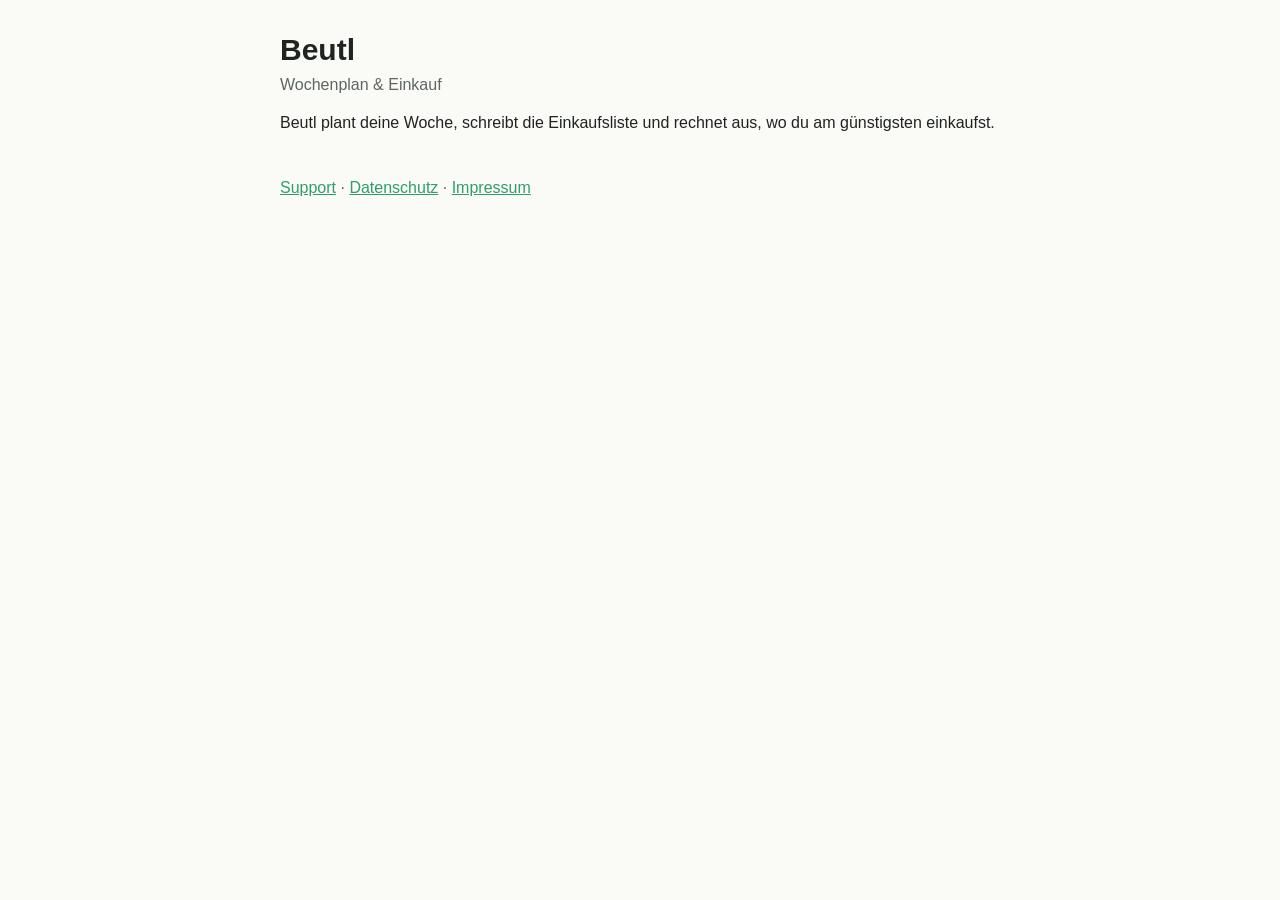
<file: index.html>
<!doctype html>
<html lang="de">
<head>
<meta charset="utf-8">
<meta name="viewport" content="width=device-width, initial-scale=1">
<title>Beutl</title>
<link rel="stylesheet" href="style.css">
</head>
<body>
<main>
<h1>Beutl</h1>
<p class="muted">Wochenplan &amp; Einkauf</p>
<p>Beutl plant deine Woche, schreibt die Einkaufsliste und rechnet aus, wo du am günstigsten einkaufst.</p>
<p class="links"><a href="support.html">Support</a> · <a href="datenschutz.html">Datenschutz</a> · <a href="impressum.html">Impressum</a></p>
</main>
</body>
</html>
</file>
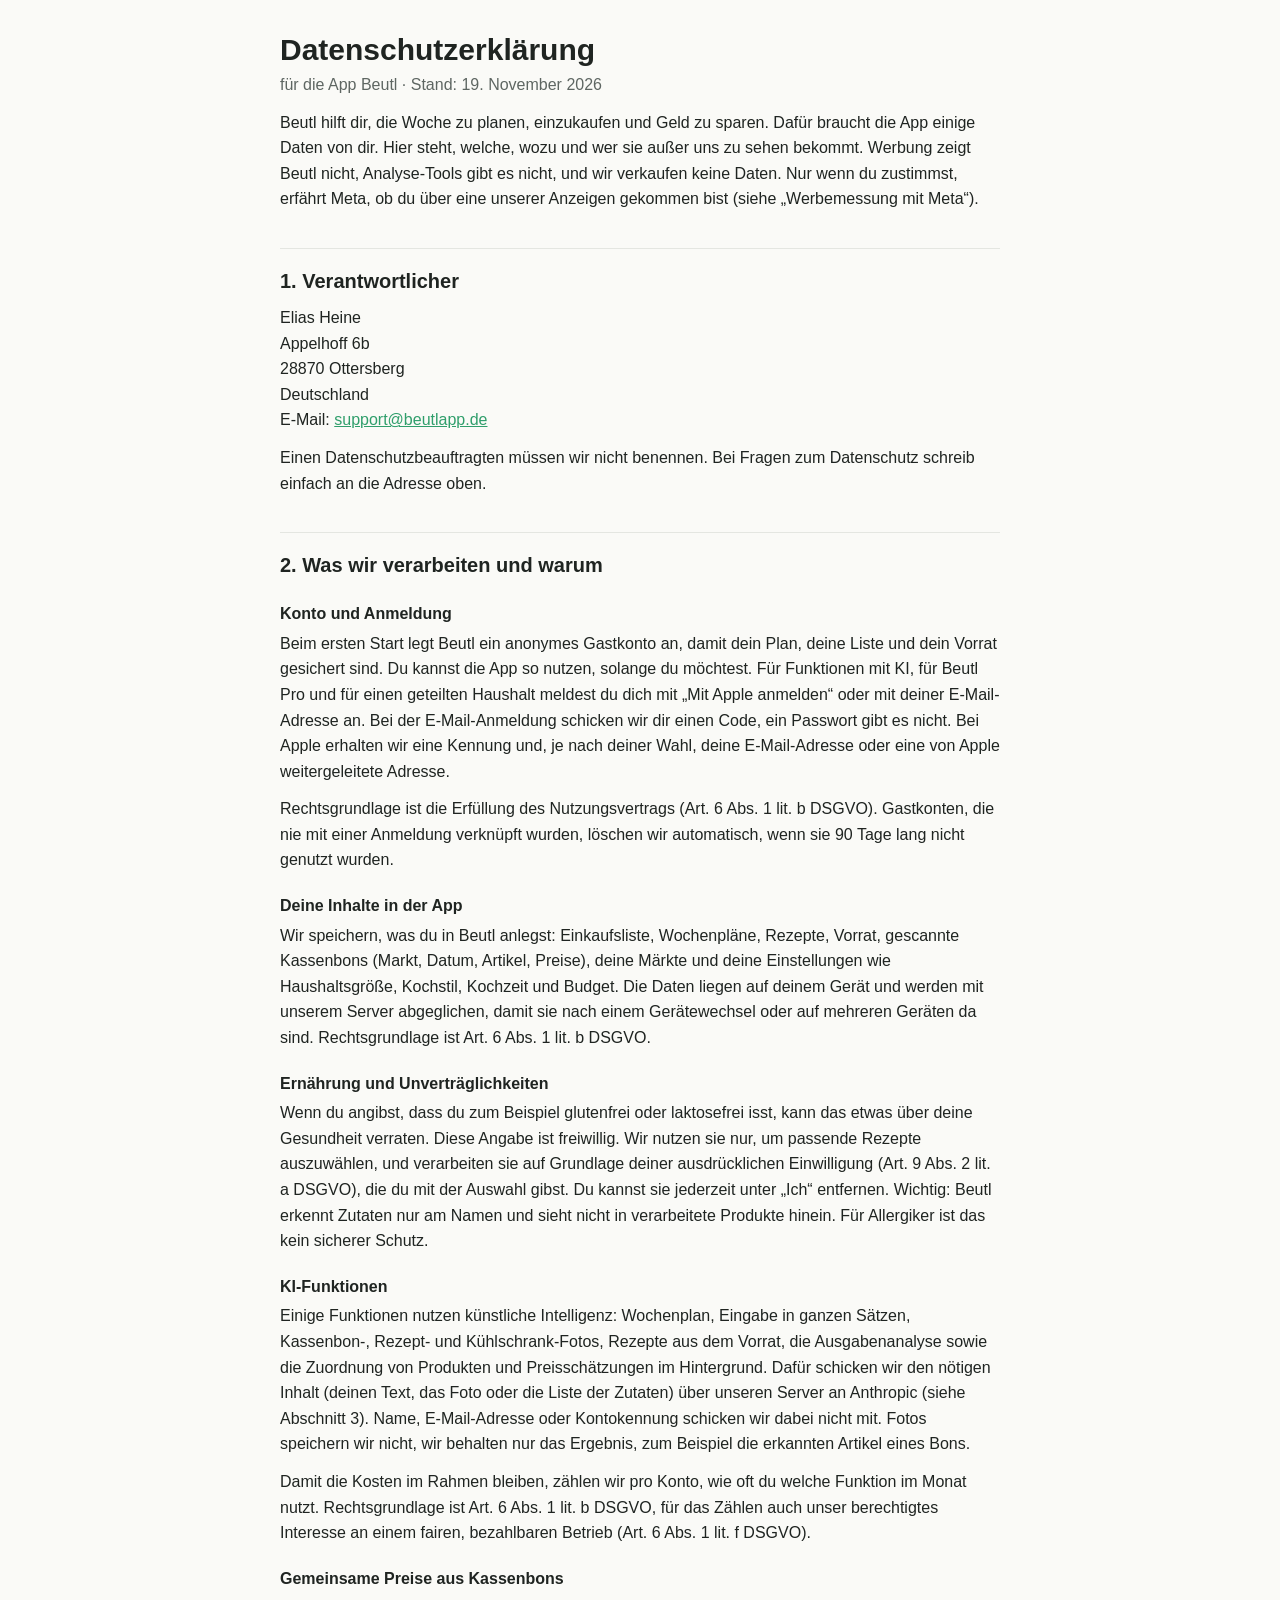
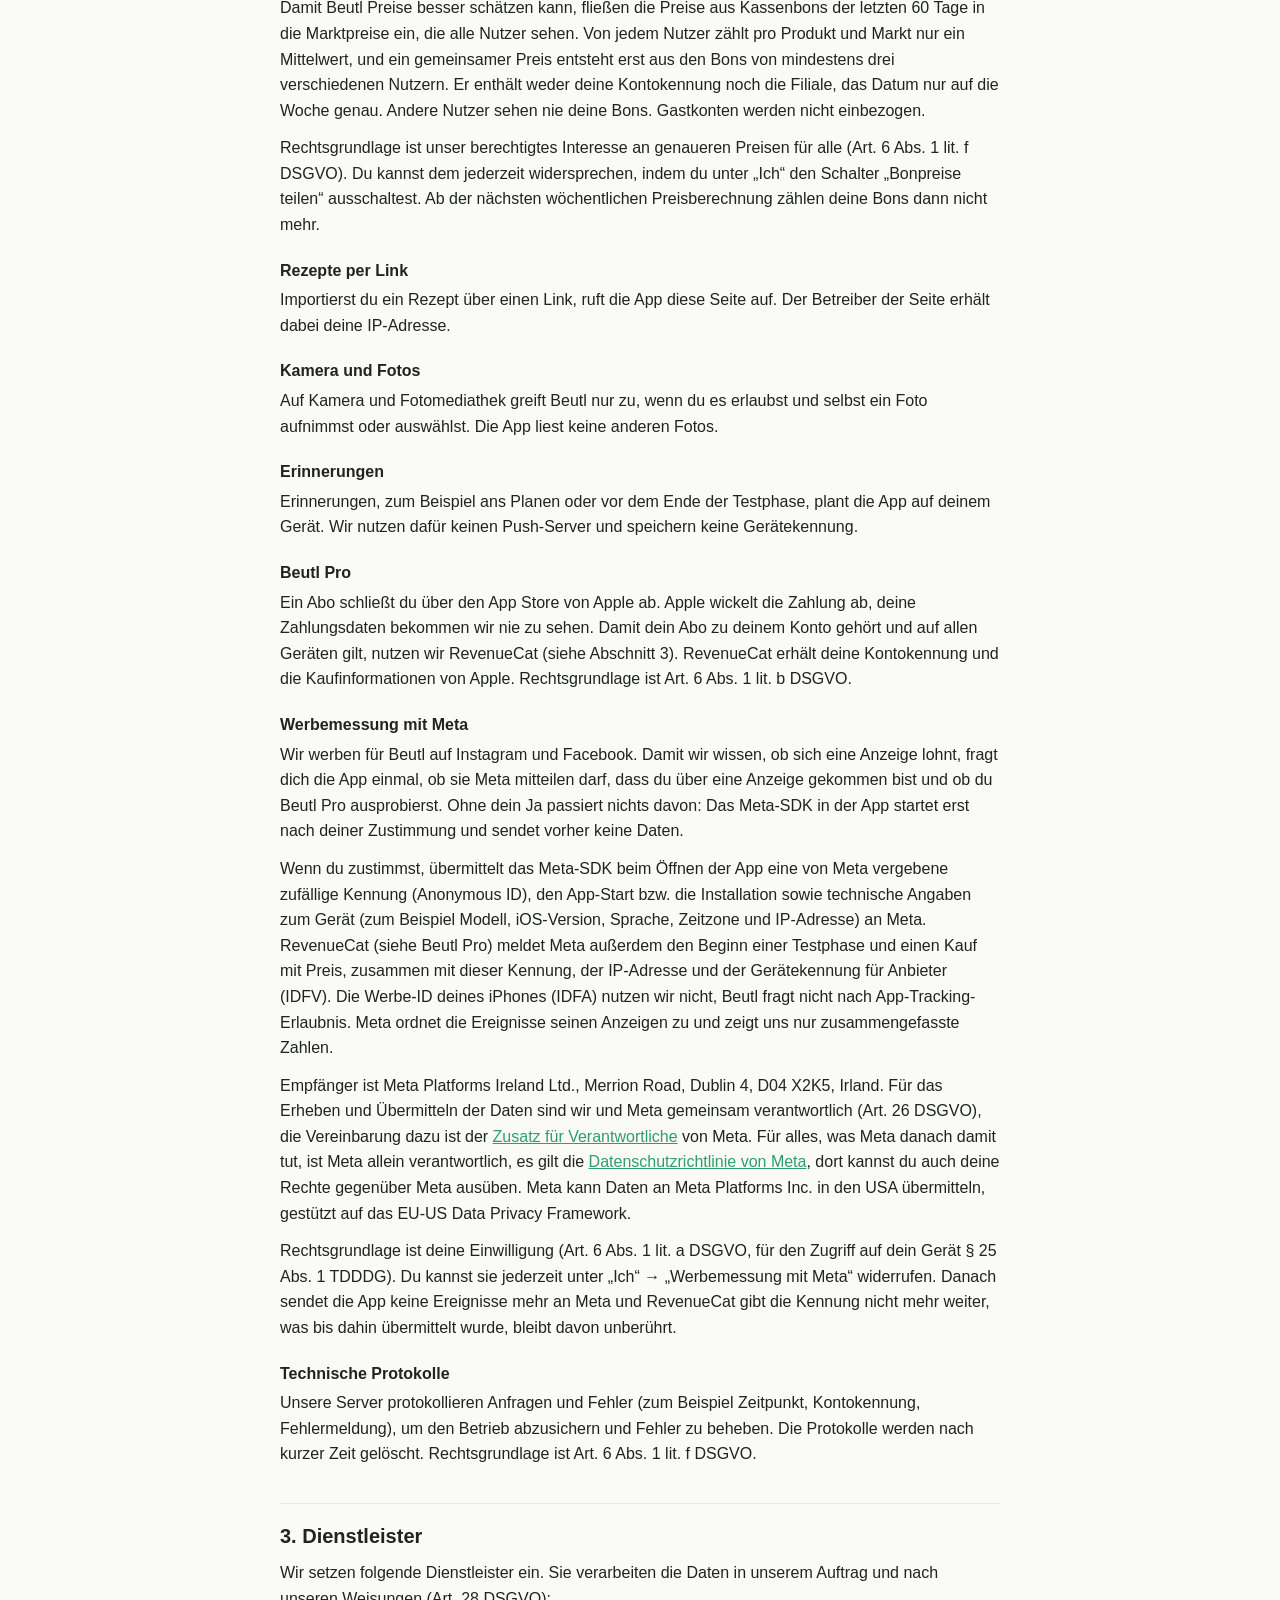
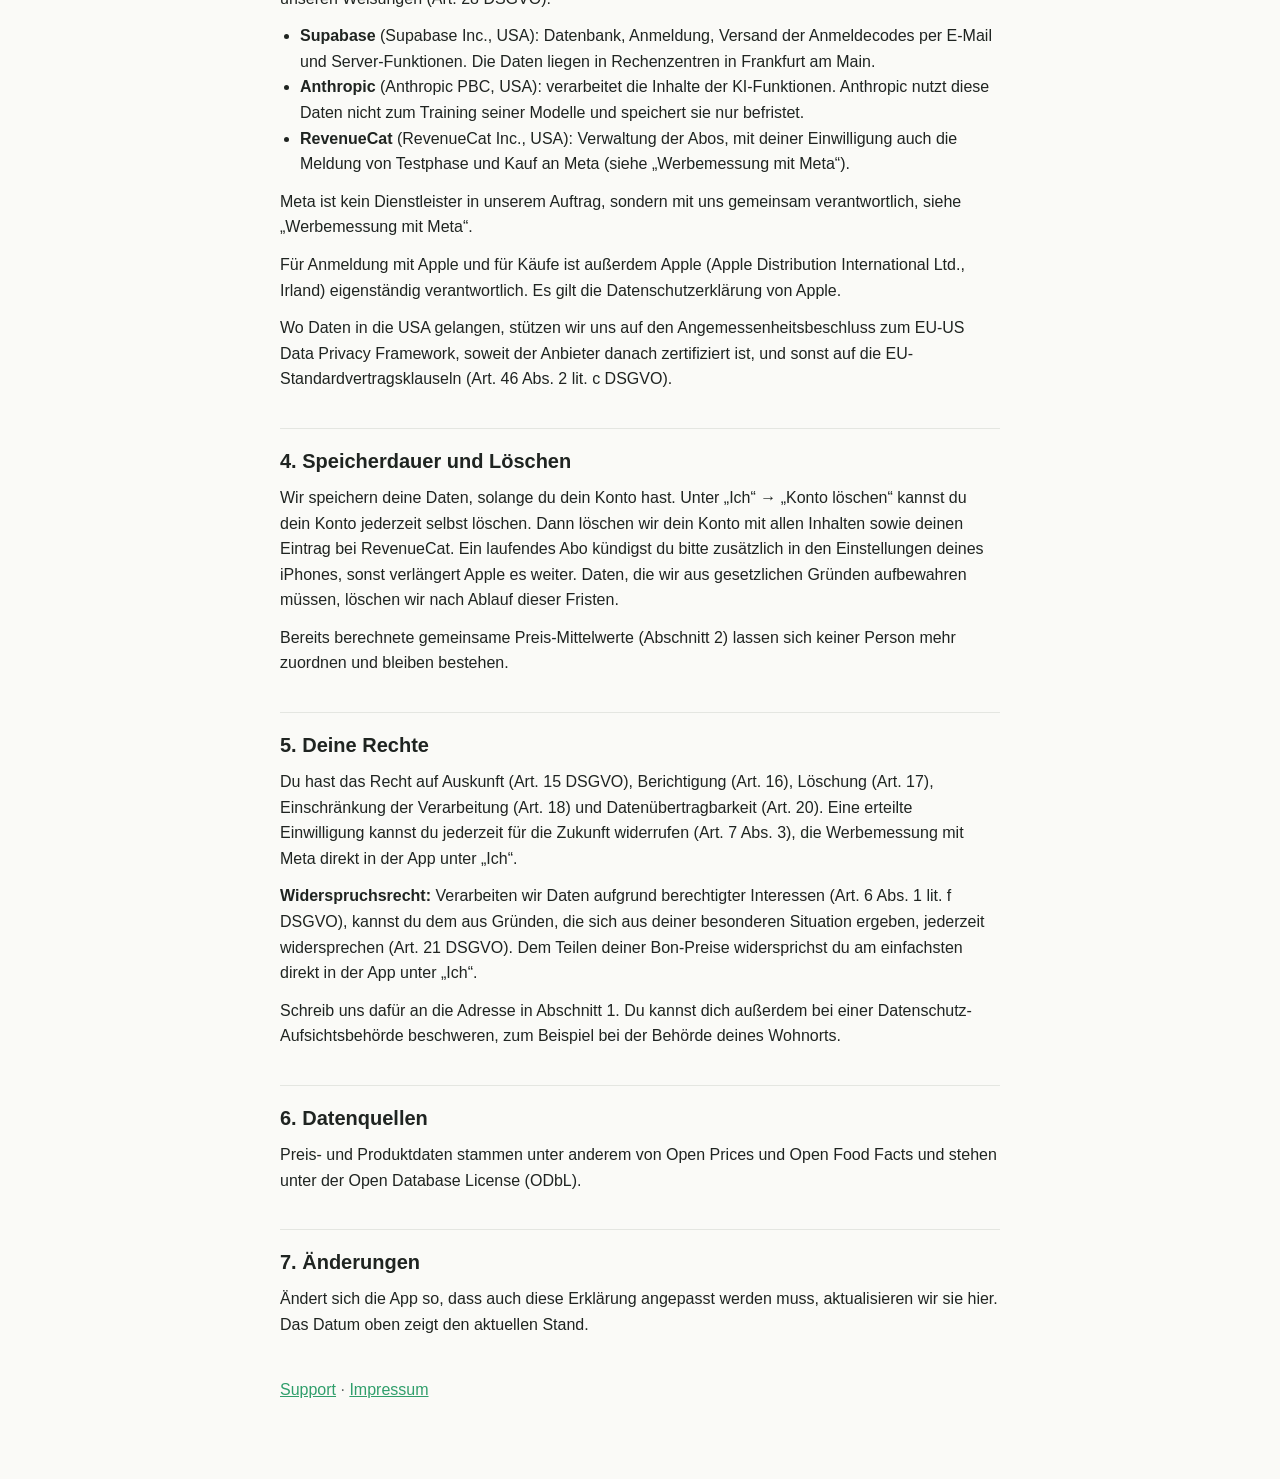
<file: datenschutz.html>
<!doctype html>
<html lang="de">
<head>
<meta charset="utf-8">
<meta name="viewport" content="width=device-width, initial-scale=1">
<title>Datenschutz – Beutl</title>
<link rel="stylesheet" href="style.css">
</head>
<body>
<main>
<h1>Datenschutzerklärung</h1>
<p class="muted">für die App Beutl · Stand: 19. November 2026</p>

<p>Beutl hilft dir, die Woche zu planen, einzukaufen und Geld zu sparen. Dafür braucht die App einige Daten von dir. Hier steht, welche, wozu und wer sie außer uns zu sehen bekommt. Werbung zeigt Beutl nicht, Analyse-Tools gibt es nicht, und wir verkaufen keine Daten. Nur wenn du zustimmst, erfährt Meta, ob du über eine unserer Anzeigen gekommen bist (siehe „Werbemessung mit Meta“).</p>

<h2>1. Verantwortlicher</h2>
<p>Elias Heine<br>Appelhoff 6b<br>28870 Ottersberg<br>Deutschland<br>E-Mail: <a href="mailto:support@beutlapp.de">support@beutlapp.de</a></p>
<p>Einen Datenschutzbeauftragten müssen wir nicht benennen. Bei Fragen zum Datenschutz schreib einfach an die Adresse oben.</p>

<h2>2. Was wir verarbeiten und warum</h2>

<h3>Konto und Anmeldung</h3>
<p>Beim ersten Start legt Beutl ein anonymes Gastkonto an, damit dein Plan, deine Liste und dein Vorrat gesichert sind. Du kannst die App so nutzen, solange du möchtest. Für Funktionen mit KI, für Beutl Pro und für einen geteilten Haushalt meldest du dich mit „Mit Apple anmelden“ oder mit deiner E-Mail-Adresse an. Bei der E-Mail-Anmeldung schicken wir dir einen Code, ein Passwort gibt es nicht. Bei Apple erhalten wir eine Kennung und, je nach deiner Wahl, deine E-Mail-Adresse oder eine von Apple weitergeleitete Adresse.</p>
<p>Rechtsgrundlage ist die Erfüllung des Nutzungsvertrags (Art. 6 Abs. 1 lit. b DSGVO). Gastkonten, die nie mit einer Anmeldung verknüpft wurden, löschen wir automatisch, wenn sie 90 Tage lang nicht genutzt wurden.</p>

<h3>Deine Inhalte in der App</h3>
<p>Wir speichern, was du in Beutl anlegst: Einkaufsliste, Wochenpläne, Rezepte, Vorrat, gescannte Kassenbons (Markt, Datum, Artikel, Preise), deine Märkte und deine Einstellungen wie Haushaltsgröße, Kochstil, Kochzeit und Budget. Die Daten liegen auf deinem Gerät und werden mit unserem Server abgeglichen, damit sie nach einem Gerätewechsel oder auf mehreren Geräten da sind. Rechtsgrundlage ist Art. 6 Abs. 1 lit. b DSGVO.</p>

<h3>Ernährung und Unverträglichkeiten</h3>
<p>Wenn du angibst, dass du zum Beispiel glutenfrei oder laktosefrei isst, kann das etwas über deine Gesundheit verraten. Diese Angabe ist freiwillig. Wir nutzen sie nur, um passende Rezepte auszuwählen, und verarbeiten sie auf Grundlage deiner ausdrücklichen Einwilligung (Art. 9 Abs. 2 lit. a DSGVO), die du mit der Auswahl gibst. Du kannst sie jederzeit unter „Ich“ entfernen. Wichtig: Beutl erkennt Zutaten nur am Namen und sieht nicht in verarbeitete Produkte hinein. Für Allergiker ist das kein sicherer Schutz.</p>

<h3>KI-Funktionen</h3>
<p>Einige Funktionen nutzen künstliche Intelligenz: Wochenplan, Eingabe in ganzen Sätzen, Kassenbon-, Rezept- und Kühlschrank-Fotos, Rezepte aus dem Vorrat, die Ausgabenanalyse sowie die Zuordnung von Produkten und Preisschätzungen im Hintergrund. Dafür schicken wir den nötigen Inhalt (deinen Text, das Foto oder die Liste der Zutaten) über unseren Server an Anthropic (siehe Abschnitt 3). Name, E-Mail-Adresse oder Kontokennung schicken wir dabei nicht mit. Fotos speichern wir nicht, wir behalten nur das Ergebnis, zum Beispiel die erkannten Artikel eines Bons.</p>
<p>Damit die Kosten im Rahmen bleiben, zählen wir pro Konto, wie oft du welche Funktion im Monat nutzt. Rechtsgrundlage ist Art. 6 Abs. 1 lit. b DSGVO, für das Zählen auch unser berechtigtes Interesse an einem fairen, bezahlbaren Betrieb (Art. 6 Abs. 1 lit. f DSGVO).</p>

<h3>Gemeinsame Preise aus Kassenbons</h3>
<p>Damit Beutl Preise besser schätzen kann, fließen die Preise aus Kassenbons der letzten 60 Tage in die Marktpreise ein, die alle Nutzer sehen. Von jedem Nutzer zählt pro Produkt und Markt nur ein Mittelwert, und ein gemeinsamer Preis entsteht erst aus den Bons von mindestens drei verschiedenen Nutzern. Er enthält weder deine Kontokennung noch die Filiale, das Datum nur auf die Woche genau. Andere Nutzer sehen nie deine Bons. Gastkonten werden nicht einbezogen.</p>
<p>Rechtsgrundlage ist unser berechtigtes Interesse an genaueren Preisen für alle (Art. 6 Abs. 1 lit. f DSGVO). Du kannst dem jederzeit widersprechen, indem du unter „Ich“ den Schalter „Bonpreise teilen“ ausschaltest. Ab der nächsten wöchentlichen Preisberechnung zählen deine Bons dann nicht mehr.</p>

<h3>Rezepte per Link</h3>
<p>Importierst du ein Rezept über einen Link, ruft die App diese Seite auf. Der Betreiber der Seite erhält dabei deine IP-Adresse.</p>

<h3>Kamera und Fotos</h3>
<p>Auf Kamera und Fotomediathek greift Beutl nur zu, wenn du es erlaubst und selbst ein Foto aufnimmst oder auswählst. Die App liest keine anderen Fotos.</p>

<h3>Erinnerungen</h3>
<p>Erinnerungen, zum Beispiel ans Planen oder vor dem Ende der Testphase, plant die App auf deinem Gerät. Wir nutzen dafür keinen Push-Server und speichern keine Gerätekennung.</p>

<h3>Beutl Pro</h3>
<p>Ein Abo schließt du über den App Store von Apple ab. Apple wickelt die Zahlung ab, deine Zahlungsdaten bekommen wir nie zu sehen. Damit dein Abo zu deinem Konto gehört und auf allen Geräten gilt, nutzen wir RevenueCat (siehe Abschnitt 3). RevenueCat erhält deine Kontokennung und die Kaufinformationen von Apple. Rechtsgrundlage ist Art. 6 Abs. 1 lit. b DSGVO.</p>

<h3>Werbemessung mit Meta</h3>
<p>Wir werben für Beutl auf Instagram und Facebook. Damit wir wissen, ob sich eine Anzeige lohnt, fragt dich die App einmal, ob sie Meta mitteilen darf, dass du über eine Anzeige gekommen bist und ob du Beutl Pro ausprobierst. Ohne dein Ja passiert nichts davon: Das Meta-SDK in der App startet erst nach deiner Zustimmung und sendet vorher keine Daten.</p>
<p>Wenn du zustimmst, übermittelt das Meta-SDK beim Öffnen der App eine von Meta vergebene zufällige Kennung (Anonymous ID), den App-Start bzw. die Installation sowie technische Angaben zum Gerät (zum Beispiel Modell, iOS-Version, Sprache, Zeitzone und IP-Adresse) an Meta. RevenueCat (siehe Beutl Pro) meldet Meta außerdem den Beginn einer Testphase und einen Kauf mit Preis, zusammen mit dieser Kennung, der IP-Adresse und der Gerätekennung für Anbieter (IDFV). Die Werbe-ID deines iPhones (IDFA) nutzen wir nicht, Beutl fragt nicht nach App-Tracking-Erlaubnis. Meta ordnet die Ereignisse seinen Anzeigen zu und zeigt uns nur zusammengefasste Zahlen.</p>
<p>Empfänger ist Meta Platforms Ireland Ltd., Merrion Road, Dublin 4, D04 X2K5, Irland. Für das Erheben und Übermitteln der Daten sind wir und Meta gemeinsam verantwortlich (Art. 26 DSGVO), die Vereinbarung dazu ist der <a href="https://www.facebook.com/legal/controller_addendum">Zusatz für Verantwortliche</a> von Meta. Für alles, was Meta danach damit tut, ist Meta allein verantwortlich, es gilt die <a href="https://www.facebook.com/privacy/policy/">Datenschutzrichtlinie von Meta</a>, dort kannst du auch deine Rechte gegenüber Meta ausüben. Meta kann Daten an Meta Platforms Inc. in den USA übermitteln, gestützt auf das EU-US Data Privacy Framework.</p>
<p>Rechtsgrundlage ist deine Einwilligung (Art. 6 Abs. 1 lit. a DSGVO, für den Zugriff auf dein Gerät § 25 Abs. 1 TDDDG). Du kannst sie jederzeit unter „Ich“ → „Werbemessung mit Meta“ widerrufen. Danach sendet die App keine Ereignisse mehr an Meta und RevenueCat gibt die Kennung nicht mehr weiter, was bis dahin übermittelt wurde, bleibt davon unberührt.</p>

<h3>Technische Protokolle</h3>
<p>Unsere Server protokollieren Anfragen und Fehler (zum Beispiel Zeitpunkt, Kontokennung, Fehlermeldung), um den Betrieb abzusichern und Fehler zu beheben. Die Protokolle werden nach kurzer Zeit gelöscht. Rechtsgrundlage ist Art. 6 Abs. 1 lit. f DSGVO.</p>

<h2>3. Dienstleister</h2>
<p>Wir setzen folgende Dienstleister ein. Sie verarbeiten die Daten in unserem Auftrag und nach unseren Weisungen (Art. 28 DSGVO):</p>
<ul>
  <li><strong>Supabase</strong> (Supabase Inc., USA): Datenbank, Anmeldung, Versand der Anmeldecodes per E-Mail und Server-Funktionen. Die Daten liegen in Rechenzentren in Frankfurt am Main.</li>
  <li><strong>Anthropic</strong> (Anthropic PBC, USA): verarbeitet die Inhalte der KI-Funktionen. Anthropic nutzt diese Daten nicht zum Training seiner Modelle und speichert sie nur befristet.</li>
  <li><strong>RevenueCat</strong> (RevenueCat Inc., USA): Verwaltung der Abos, mit deiner Einwilligung auch die Meldung von Testphase und Kauf an Meta (siehe „Werbemessung mit Meta“).</li>
</ul>
<p>Meta ist kein Dienstleister in unserem Auftrag, sondern mit uns gemeinsam verantwortlich, siehe „Werbemessung mit Meta“.</p>
<p>Für Anmeldung mit Apple und für Käufe ist außerdem Apple (Apple Distribution International Ltd., Irland) eigenständig verantwortlich. Es gilt die Datenschutzerklärung von Apple.</p>
<p>Wo Daten in die USA gelangen, stützen wir uns auf den Angemessenheitsbeschluss zum EU-US Data Privacy Framework, soweit der Anbieter danach zertifiziert ist, und sonst auf die EU-Standardvertragsklauseln (Art. 46 Abs. 2 lit. c DSGVO).</p>

<h2>4. Speicherdauer und Löschen</h2>
<p>Wir speichern deine Daten, solange du dein Konto hast. Unter „Ich“ → „Konto löschen“ kannst du dein Konto jederzeit selbst löschen. Dann löschen wir dein Konto mit allen Inhalten sowie deinen Eintrag bei RevenueCat. Ein laufendes Abo kündigst du bitte zusätzlich in den Einstellungen deines iPhones, sonst verlängert Apple es weiter. Daten, die wir aus gesetzlichen Gründen aufbewahren müssen, löschen wir nach Ablauf dieser Fristen.</p>
<p>Bereits berechnete gemeinsame Preis-Mittelwerte (Abschnitt 2) lassen sich keiner Person mehr zuordnen und bleiben bestehen.</p>

<h2>5. Deine Rechte</h2>
<p>Du hast das Recht auf Auskunft (Art. 15 DSGVO), Berichtigung (Art. 16), Löschung (Art. 17), Einschränkung der Verarbeitung (Art. 18) und Datenübertragbarkeit (Art. 20). Eine erteilte Einwilligung kannst du jederzeit für die Zukunft widerrufen (Art. 7 Abs. 3), die Werbemessung mit Meta direkt in der App unter „Ich“.</p>
<p><strong>Widerspruchsrecht:</strong> Verarbeiten wir Daten aufgrund berechtigter Interessen (Art. 6 Abs. 1 lit. f DSGVO), kannst du dem aus Gründen, die sich aus deiner besonderen Situation ergeben, jederzeit widersprechen (Art. 21 DSGVO). Dem Teilen deiner Bon-Preise widersprichst du am einfachsten direkt in der App unter „Ich“.</p>
<p>Schreib uns dafür an die Adresse in Abschnitt 1. Du kannst dich außerdem bei einer Datenschutz-Aufsichtsbehörde beschweren, zum Beispiel bei der Behörde deines Wohnorts.</p>

<h2>6. Datenquellen</h2>
<p>Preis- und Produktdaten stammen unter anderem von Open Prices und Open Food Facts und stehen unter der Open Database License (ODbL).</p>

<h2>7. Änderungen</h2>
<p>Ändert sich die App so, dass auch diese Erklärung angepasst werden muss, aktualisieren wir sie hier. Das Datum oben zeigt den aktuellen Stand.</p>

<p class="links"><a href="support.html">Support</a> · <a href="impressum.html">Impressum</a></p>
</main>
</body>
</html>
</file>
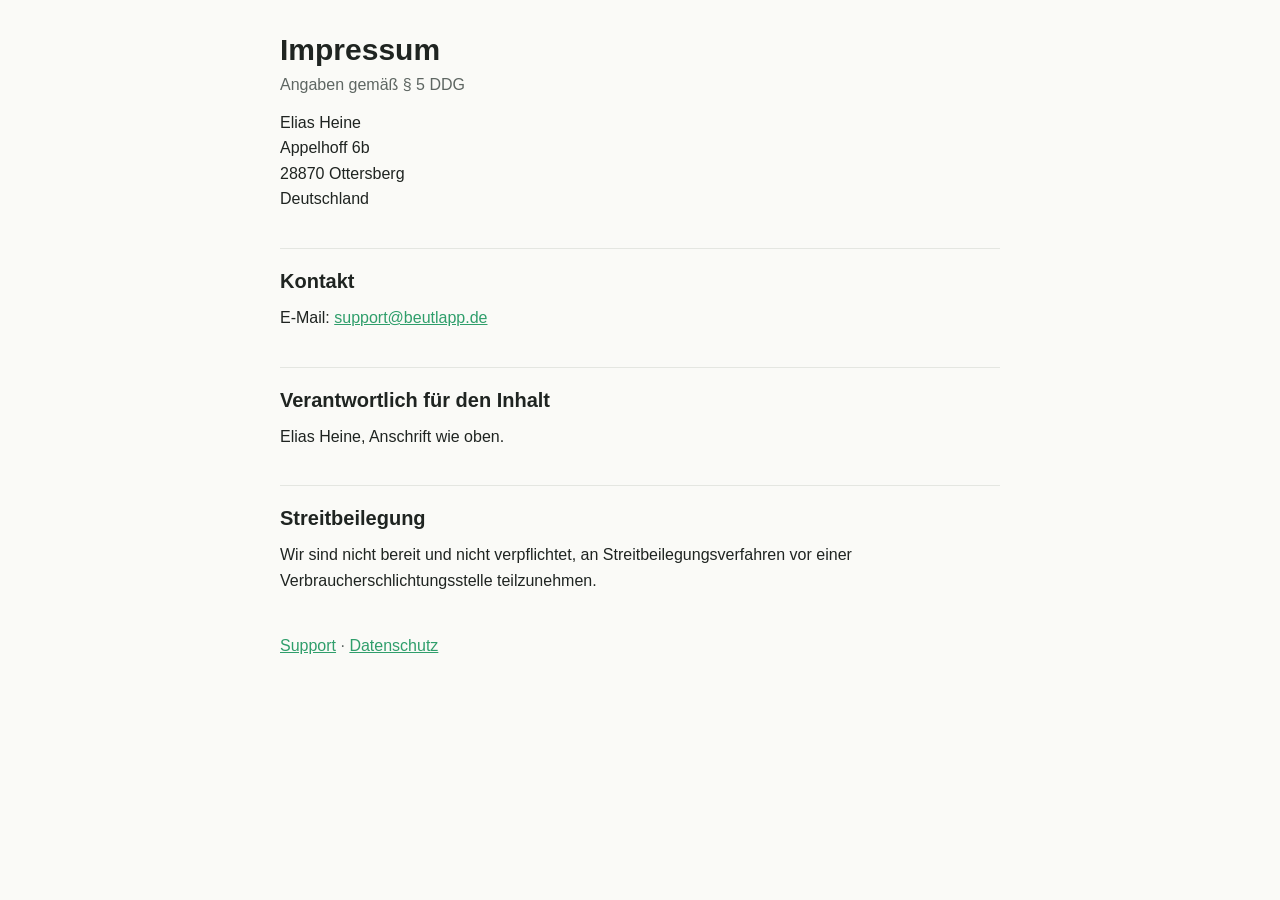
<file: impressum.html>
<!doctype html>
<html lang="de">
<head>
<meta charset="utf-8">
<meta name="viewport" content="width=device-width, initial-scale=1">
<title>Impressum – Beutl</title>
<link rel="stylesheet" href="style.css">
</head>
<body>
<main>
<h1>Impressum</h1>
<p class="muted">Angaben gemäß § 5 DDG</p>

<p>Elias Heine<br>Appelhoff 6b<br>28870 Ottersberg<br>Deutschland</p>

<h2>Kontakt</h2>
<p>E-Mail: <a href="mailto:support@beutlapp.de">support@beutlapp.de</a></p>

<h2>Verantwortlich für den Inhalt</h2>
<p>Elias Heine, Anschrift wie oben.</p>

<h2>Streitbeilegung</h2>
<p>Wir sind nicht bereit und nicht verpflichtet, an Streitbeilegungsverfahren vor einer Verbraucherschlichtungsstelle teilzunehmen.</p>

<p class="links"><a href="support.html">Support</a> · <a href="datenschutz.html">Datenschutz</a></p>
</main>
</body>
</html>
</file>
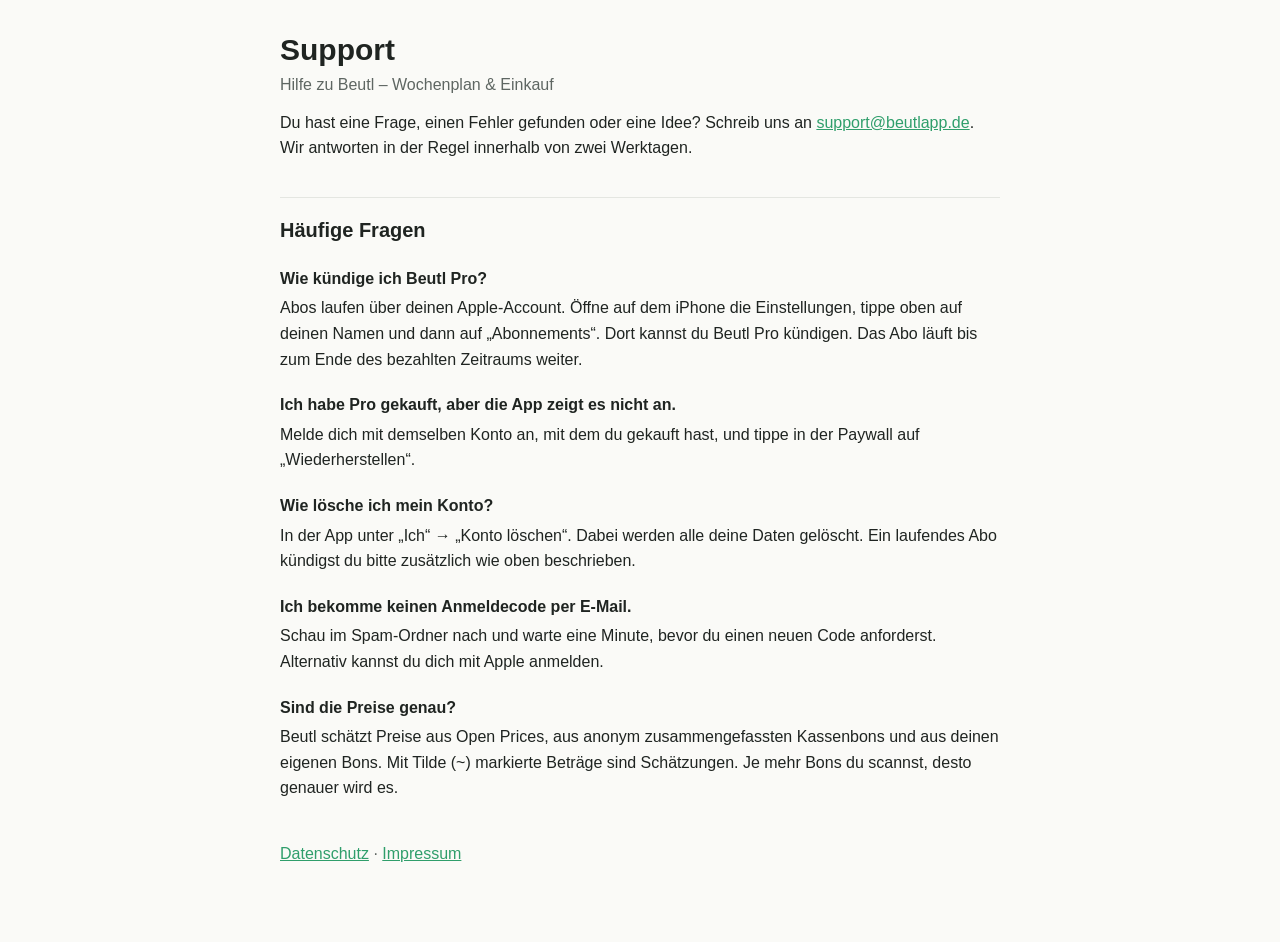
<file: support.html>
<!doctype html>
<html lang="de">
<head>
<meta charset="utf-8">
<meta name="viewport" content="width=device-width, initial-scale=1">
<title>Support – Beutl</title>
<link rel="stylesheet" href="style.css">
</head>
<body>
<main>
<h1>Support</h1>
<p class="muted">Hilfe zu Beutl – Wochenplan &amp; Einkauf</p>

<p>Du hast eine Frage, einen Fehler gefunden oder eine Idee? Schreib uns an <a href="mailto:support@beutlapp.de">support@beutlapp.de</a>. Wir antworten in der Regel innerhalb von zwei Werktagen.</p>

<h2>Häufige Fragen</h2>

<h3>Wie kündige ich Beutl Pro?</h3>
<p>Abos laufen über deinen Apple-Account. Öffne auf dem iPhone die Einstellungen, tippe oben auf deinen Namen und dann auf „Abonnements“. Dort kannst du Beutl Pro kündigen. Das Abo läuft bis zum Ende des bezahlten Zeitraums weiter.</p>

<h3>Ich habe Pro gekauft, aber die App zeigt es nicht an.</h3>
<p>Melde dich mit demselben Konto an, mit dem du gekauft hast, und tippe in der Paywall auf „Wiederherstellen“.</p>

<h3>Wie lösche ich mein Konto?</h3>
<p>In der App unter „Ich“ → „Konto löschen“. Dabei werden alle deine Daten gelöscht. Ein laufendes Abo kündigst du bitte zusätzlich wie oben beschrieben.</p>

<h3>Ich bekomme keinen Anmeldecode per E-Mail.</h3>
<p>Schau im Spam-Ordner nach und warte eine Minute, bevor du einen neuen Code anforderst. Alternativ kannst du dich mit Apple anmelden.</p>

<h3>Sind die Preise genau?</h3>
<p>Beutl schätzt Preise aus Open Prices, aus anonym zusammengefassten Kassenbons und aus deinen eigenen Bons. Mit Tilde (~) markierte Beträge sind Schätzungen. Je mehr Bons du scannst, desto genauer wird es.</p>

<p class="links"><a href="datenschutz.html">Datenschutz</a> · <a href="impressum.html">Impressum</a></p>
</main>
</body>
</html>
</file>
<file: style.css>
:root { --bg: #FAFAF7; --text: #1F2421; --muted: #5E6662; --accent: #2F9E6B; --line: #E4E6E1; }
@media (prefers-color-scheme: dark) { :root { --bg: #141716; --text: #ECEFEC; --muted: #A3ABA6; --accent: #4CC28C; --line: #2A2F2C; } }
body { margin: 0; background: var(--bg); color: var(--text); font: 16px/1.6 -apple-system, BlinkMacSystemFont, "Segoe UI", sans-serif; }
main { max-width: 720px; margin: 0 auto; padding: 32px 16px 64px; }
h1 { font-size: 30px; line-height: 1.2; margin: 0 0 4px; }
h2 { font-size: 20px; margin: 36px 0 8px; padding-top: 16px; border-top: 1px solid var(--line); }
h3 { font-size: 16px; margin: 20px 0 4px; }
p, ul { margin: 0 0 12px; }
ul { padding-left: 20px; }
.muted { color: var(--muted); }
.links { margin-top: 40px; color: var(--muted); }
a { color: var(--accent); }
</file>
